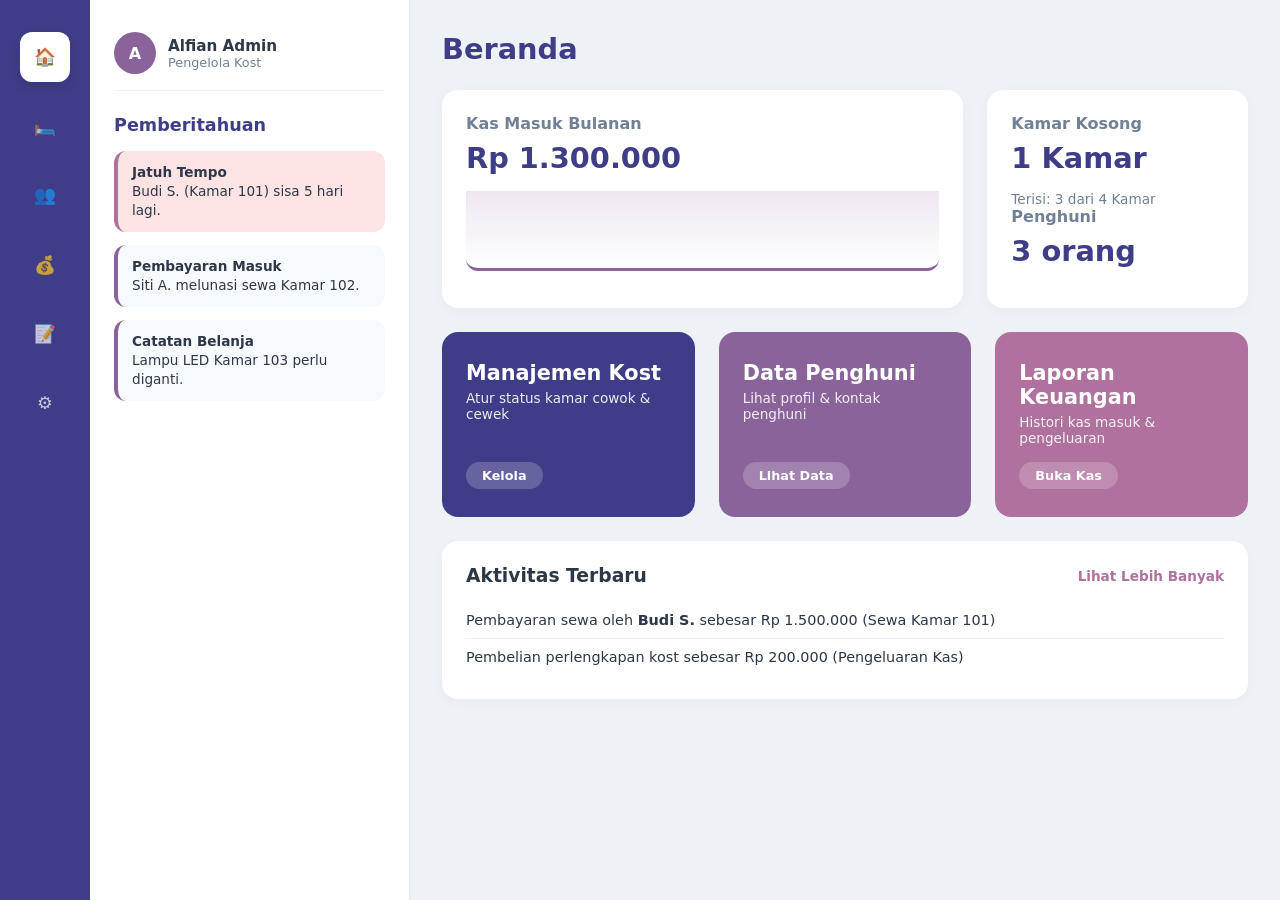
<file: index.html>
<!DOCTYPE html>
<html lang="id">
<head>
    <meta charset="UTF-8">
    <meta name="viewport" content="width=device-width, initial-scale=1.0">
    <title>Dasbor Admin Kost Modern</title>
    <link rel="stylesheet" href="css/styles.css">
</head>
<body>

    <div class="app-container">   
        <!-- 1. Sidebar Kiri Icon Menu -->
        <aside class="sidebar">
            <nav class="sidebar-menu">
                <a href="index.html" class="menu-item active" title="Beranda">🏠</a>
                <a href="kost.html" class="menu-item" title="Manajemen Kost">🛏️</a>
                <a href="penghuni.html" class="menu-item" title="Data Penghuni">👥</a>
                <a href="uang.html" class="menu-item" title="Keuangan">💰</a>
                <a href="form.html" class="menu-item" title="Form Pendaftaran">📝</a>
                <a href="edit.html" class="menu-item" title="Pengaturan Data">⚙️</a>
            </nav>
        </aside>

        <!-- 2. Panel Pemberitahuan & Profil -->
        <section class="notification-panel">
            <div class="profile-header">
                <div class="profile-avatar">A</div>
                <div class="profile-info">
                    <h4>Alfian Admin</h4>
                    <p>Pengelola Kost</p>
                </div>
            </div>

            <div class="notif-section">
                <h3>Pemberitahuan</h3>
                <div class="notif-list">
                    <div class="notif-card warning">
                        <strong>Jatuh Tempo</strong><br>
                        Budi S. (Kamar 101) sisa 5 hari lagi.
                    </div>
                    <div class="notif-card light">
                        <strong>Pembayaran Masuk</strong><br>
                        Siti A. melunasi sewa Kamar 102.
                    </div>
                    <div class="notif-card light">
                        <strong>Catatan Belanja</strong><br>
                        Lampu LED Kamar 103 perlu diganti.
                    </div>
                </div>
            </div>
        </section>

        <!-- 3. Main Content Area -->
        <main class="main-content">
            
            <div class="top-bar">
                <h1 class="page-title">Beranda</h1>
            </div>

            <!-- Row 1: Visual Stat Keuangan & Kamar -->
            <div class="stats-row">
                <div class="card-dashboard">
                    <h4>Kas Masuk Bulanan</h4>
                    <div class="big-number" id="stat-pemasukan">Rp 4.500.000</div>
                    <div class="wave-placeholder"></div>
                </div>
                <div class="card-dashboard">
                    <h4>Kamar Kosong</h4>
                    <div class="big-number" id="stat-kamar">1 Kamar</div>
                    <p class="occupancy-note">Terisi: 3 dari 4 Kamar</p>
                    <h4>Penghuni</h4>
                    <div class="big-number" id="stat-penghuni">3 orang</div>
                </div>
                
            </div>

            <!-- Row 2: Grid Tombol Akses Cepat ke Modul Utama -->
            <div class="quick-access-grid">
                <a href="kost.html" class="action-card purple">
                    <div>
                        <h3>Manajemen Kost</h3>
                        <p>Atur status kamar cowok & cewek</p>
                    </div>
                    <span class="btn-pill">Kelola</span>
                </a>

                <a href="penghuni.html" class="action-card medium-purple">
                    <div>
                        <h3>Data Penghuni</h3>
                        <p>Lihat profil & kontak penghuni</p>
                    </div>
                    <span class="btn-pill">Lihat Data</span>
                </a>

                <a href="uang.html" class="action-card pink-accent">
                    <div>
                        <h3>Laporan Keuangan</h3>
                        <p>Histori kas masuk & pengeluaran</p>
                    </div>
                    <span class="btn-pill">Buka Kas</span>
                </a>
            </div>

            <!-- Row 3: Aktivitas Terbaru -->
            <div class="activity-card">
                <div class="activity-header">
                    <h3>Aktivitas Terbaru</h3>
                    <a href="uang.html" class="activity-link">Lihat Lebih Banyak</a>
                </div>
                <div class="activity-item">
                    Pembayaran sewa oleh <strong>Budi S.</strong> sebesar Rp 1.500.000 (Sewa Kamar 101)
                </div>
                <div class="activity-item">
                    Pembelian perlengkapan kost sebesar Rp 200.000 (Pengeluaran Kas)
                </div>
            </div>

        </main>

    </div>

    <script type="module" src="js/app.js"></script>
</body>
</html>
</file>
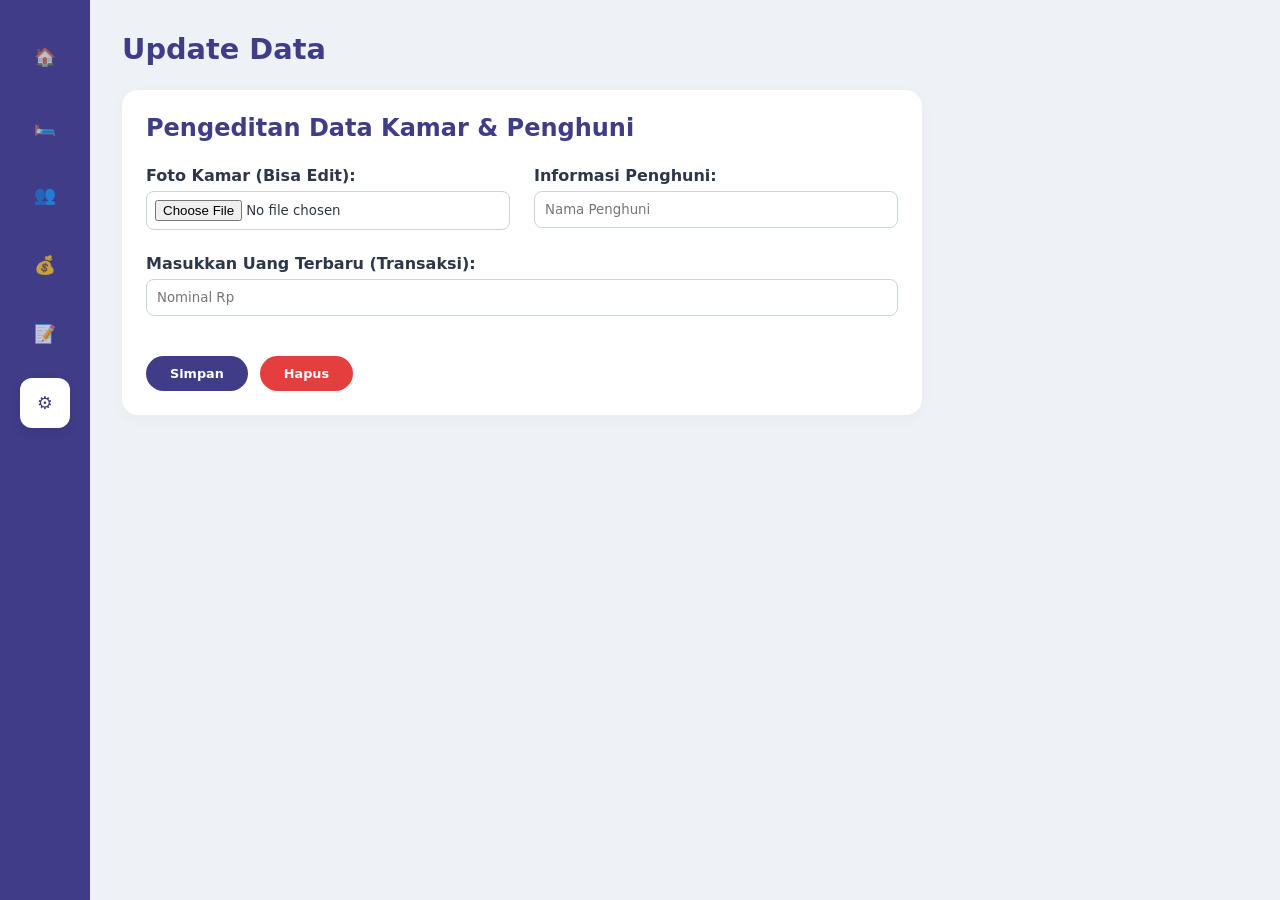
<file: edit.html>
<!DOCTYPE html>
<html lang="id">
<head>
    <meta charset="UTF-8">
    <meta name="viewport" content="width=device-width, initial-scale=1.0">
    <title>Edit Data - Dashboard Admin</title>
    <link rel="stylesheet" href="css/styles.css">
</head>
<body>

    <div class="app-container">
        <!-- Sidebar Navigasi Kiri -->
        <aside class="sidebar">
            <nav class="sidebar-menu">
                <a href="index.html" class="menu-item" title="Beranda">🏠</a>
                <a href="kost.html" class="menu-item" title="Manajemen Kost">🛏️</a>
                <a href="penghuni.html" class="menu-item" title="Data Penghuni">👥</a>
                <a href="uang.html" class="menu-item" title="Keuangan">💰</a>
                <a href="form.html" class="menu-item" title="Form Pendaftaran">📝</a>
                <a href="edit.html" class="menu-item active" title="Pengaturan Data">⚙️</a>
            </nav>
        </aside>

        <!-- Area Utama -->
        <main class="main-content">
            <div class="top-bar">
                <h1 class="page-title">Update Data</h1>
            </div>

            <!-- Form Edit Data -->
           <div class="card-dashboard form-card">
                <h2 class="form-heading">Pengeditan Data Kamar & Penghuni</h2>
                <form id="form-edit">
                    <div class="stats-row form-grid">
                        <div>
                            <label class="form-label">Foto Kamar (Bisa Edit):</label>
                            <input type="file" class="form-input form-input--file">
                        </div>
                        <div>
                            <label class="form-label">Informasi Penghuni:</label>
                            <input type="text" class="form-input" placeholder="Nama Penghuni">
                        </div>
                    </div>

                    <div class="form-field">
                        <label class="form-label">Masukkan Uang Terbaru (Transaksi):</label>
                        <input type="number" class="form-input" placeholder="Nominal Rp">
                    </div>

                    <div class="form-actions">
                        <button type="button" class="btn-pill btn-pill--primary">Simpan</button>
                        <button type="button" class="btn-pill btn-pill--danger">Hapus</button>
                    </div>
                </form>
            </div>

        </main>
    </div>

    <script type="module" src="js/app.js"></script>
</body>
</html>
</file>
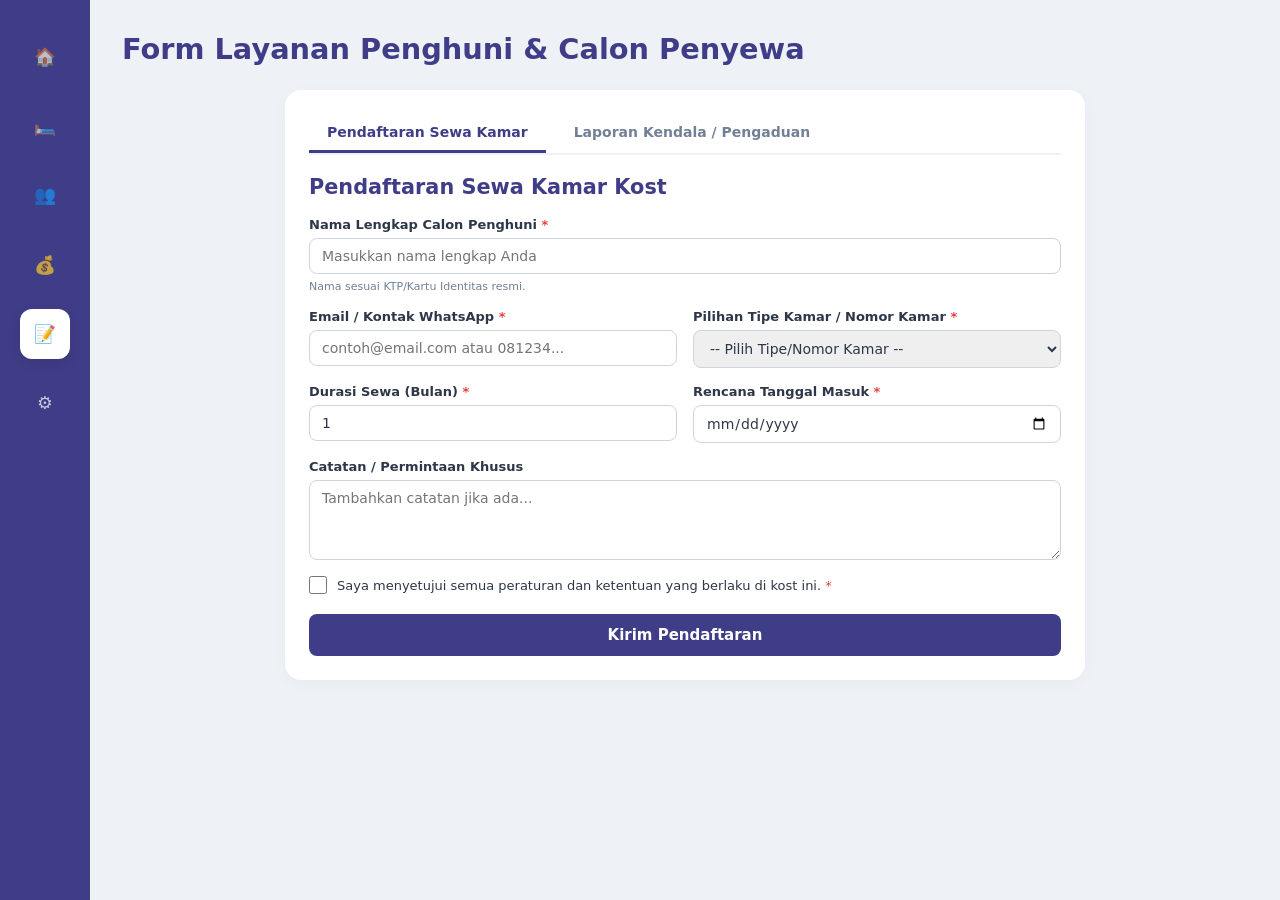
<file: form.html>
<!DOCTYPE html>
<html lang="id">
<head>
    <meta charset="UTF-8">
    <meta name="viewport" content="width=device-width, initial-scale=1.0">
    <title>Form Pendaftaran & Pengaduan - Dashboard Kost</title>
    <link rel="stylesheet" href="css/styles.css">
</head>
<body>

    <div class="app-container">
        <!-- Sidebar Navigasi Kiri / Bottom Nav Bar Mobile -->
        <aside class="sidebar">
            <nav class="sidebar-menu">
                <a href="index.html" class="menu-item" title="Beranda">🏠</a>
                <a href="kost.html" class="menu-item" title="Manajemen Kost">🛏️</a>
                <a href="penghuni.html" class="menu-item" title="Data Penghuni">👥</a>
                <a href="uang.html" class="menu-item" title="Keuangan">💰</a>
                <a href="form.html" class="menu-item active" title="Form Pendaftaran">📝</a>
                <a href="edit.html" class="menu-item" title="Pengaturan Data">⚙️</a>
            </nav>
        </aside>



        <!-- Area Konten Utama -->
        <main class="main-content">
            <div class="top-bar">
                <h1 class="page-title">Form Layanan Penghuni & Calon Penyewa</h1>
            </div>

            <!-- Kontainer Form Utama -->
            <div class="card-dashboard form-card-container">
                <!-- Tab Navigasi Form -->
                <div class="form-tabs" role="tablist" aria-label="Tipe Layanan Form">
                    <button type="button" class="tab-btn active" id="tab-pendaftaran" role="tab" aria-selected="true" aria-controls="panel-pendaftaran">Pendaftaran Sewa Kamar</button>
                    <button type="button" class="tab-btn" id="tab-pengaduan" role="tab" aria-selected="false" aria-controls="panel-pengaduan">Laporan Kendala / Pengaduan</button>
                </div>

                <!-- 1. Form Pendaftaran Sewa Kamar Kost -->
                <section id="panel-pendaftaran" role="tabpanel" aria-labelledby="tab-pendaftaran">
                    <h2 class="form-title">Pendaftaran Sewa Kamar Kost</h2>
                    <form id="form-pendaftaran-sewa" novalidate>
                        
                        <div class="form-group">
                            <label for="nama-penyewa">Nama Lengkap Calon Penghuni <span class="required">*</span></label>
                            <input type="text" id="nama-penyewa" name="namaPenyewa" class="filter-input" placeholder="Masukkan nama lengkap Anda" required aria-required="true" aria-describedby="desc-nama">
                            <span class="help-text" id="desc-nama">Nama sesuai KTP/Kartu Identitas resmi.</span>
                        </div>

                        <div class="form-row">
                            <div class="form-group">
                                <label for="email-penyewa">Email / Kontak WhatsApp <span class="required">*</span></label>
                                <input type="email" id="email-penyewa" name="emailPenyewa" class="filter-input" placeholder="contoh@email.com atau 081234..." required aria-required="true">
                            </div>

                            <div class="form-group">
                                <label for="pilihan-kamar">Pilihan Tipe Kamar / Nomor Kamar <span class="required">*</span></label>
                                <select id="pilihan-kamar" name="pilihanKamar" class="filter-input" required aria-required="true">
                                    <option value="" disabled selected>-- Pilih Tipe/Nomor Kamar --</option>
                                    <option value="101">Kamar 101 - Lantai 1 (Rp 1.500.000 / bln)</option>
                                    <option value="102">Kamar 102 - Lantai 1 (Rp 1.500.000 / bln)</option>
                                    <option value="103">Kamar 103 - Lantai 1 (Kosong)</option>
                                    <option value="104">Kamar 104 - Lantai 2 (Rp 1.500.000 / bln)</option>
                                </select>
                            </div>
                        </div>

                        <div class="form-row">
                            <div class="form-group">
                                <label for="durasi-sewa">Durasi Sewa (Bulan) <span class="required">*</span></label>
                                <input type="number" id="durasi-sewa" name="durasiSewa" class="filter-input" min="1" max="24" value="1" required aria-required="true">
                            </div>

                            <div class="form-group">
                                <label for="tgl-masuk">Rencana Tanggal Masuk <span class="required">*</span></label>
                                <input type="date" id="tgl-masuk" name="tglMasuk" class="filter-input" required aria-required="true">
                            </div>
                        </div>

                        <div class="form-group">
                            <label for="catatan-pendaftaran">Catatan / Permintaan Khusus</label>
                            <textarea id="catatan-pendaftaran" name="catatanPendaftaran" class="filter-input" rows="3" placeholder="Tambahkan catatan jika ada..."></textarea>
                        </div>

                        <div class="form-group checkbox-group">
                            <input type="checkbox" id="setuju-syarat" name="setujuSyarat" required aria-required="true">
                            <label for="setuju-syarat">Saya menyetujui semua peraturan dan ketentuan yang berlaku di kost ini. <span class="required">*</span></label>
                        </div>

                        <button type="submit" class="btn-action btn-submit">Kirim Pendaftaran</button>
                    </form>
                </section>

                <!-- 2. Form Laporan Kendala / Pengaduan Penghuni -->
                <section id="panel-pengaduan" role="tabpanel" aria-labelledby="tab-pengaduan" style="display: none;">
                    <h2 class="form-title">Laporan Kendala / Pengaduan Penghuni</h2>
                    <form id="form-pengaduan-kendala" novalidate>
                        
                        <div class="form-row">
                            <div class="form-group">
                                <label for="nama-penghuni-lapor">Nama Penghuni <span class="required">*</span></label>
                                <input type="text" id="nama-penghuni-lapor" name="namaPenghuniLapor" class="filter-input" placeholder="Masukkan nama Anda" required aria-required="true">
                            </div>

                            <div class="form-group">
                                <label for="nomor-kamar-lapor">Nomor Kamar <span class="required">*</span></label>
                                <input type="number" id="nomor-kamar-lapor" name="nomorKamarLapor" class="filter-input" placeholder="Contoh: 101" required aria-required="true">
                            </div>
                        </div>

                        <div class="form-row">
                            <div class="form-group">
                                <label for="kategori-kendala">Kategori Kendala <span class="required">*</span></label>
                                <select id="kategori-kendala" name="kategoriKendala" class="filter-input" required aria-required="true">
                                    <option value="" disabled selected>-- Pilih Kategori Kendala --</option>
                                    <option value="Air/Plumbing">Fasilitas Air / Plumbing</option>
                                    <option value="Listrik/Elektronik">Listrik & Lampu / Elektronik</option>
                                    <option value="Kebersihan">Kebersihan Lingkungan Kost</option>
                                    <option value="Keamanan">Keamanan & Kebisingan</option>
                                    <option value="Lainnya">Lainnya</option>
                                </select>
                            </div>

                            <div class="form-group">
                                <label for="tgl-kejadian">Tanggal Kejadian / Ditemukan <span class="required">*</span></label>
                                <input type="date" id="tgl-kejadian" name="tglKejadian" class="filter-input" required aria-required="true">
                            </div>
                        </div>

                        <div class="form-group">
                            <label for="deskripsi-kendala">Deskripsi Detail Kendala / Keluhan <span class="required">*</span></label>
                            <textarea id="deskripsi-kendala" name="deskripsiKendala" class="filter-input" rows="4" placeholder="Jelaskan kendala secara rinci agar pengelola dapat menindaklanjuti..." required aria-required="true"></textarea>
                        </div>

                        <div class="form-group checkbox-group">
                            <input type="checkbox" id="konfirmasi-pemeriksaan" name="konfirmasiPemeriksaan" required aria-required="true">
                            <label for="konfirmasi-pemeriksaan">Saya mengizinkan teknisi/pengelola masuk ke kamar untuk melakukan perbaikan jika diperlukan. <span class="required">*</span></label>
                        </div>

                        <button type="submit" class="btn-action btn-submit">Kirim Laporan Pengaduan</button>
                    </form>
                </section>

                <div id="form-alert" class="alert-box" style="display: none;" aria-live="polite"></div>
            </div>
        </main>
    </div>

    <script type="module" src="js/form.js"></script>
</body>
</html>
</file>
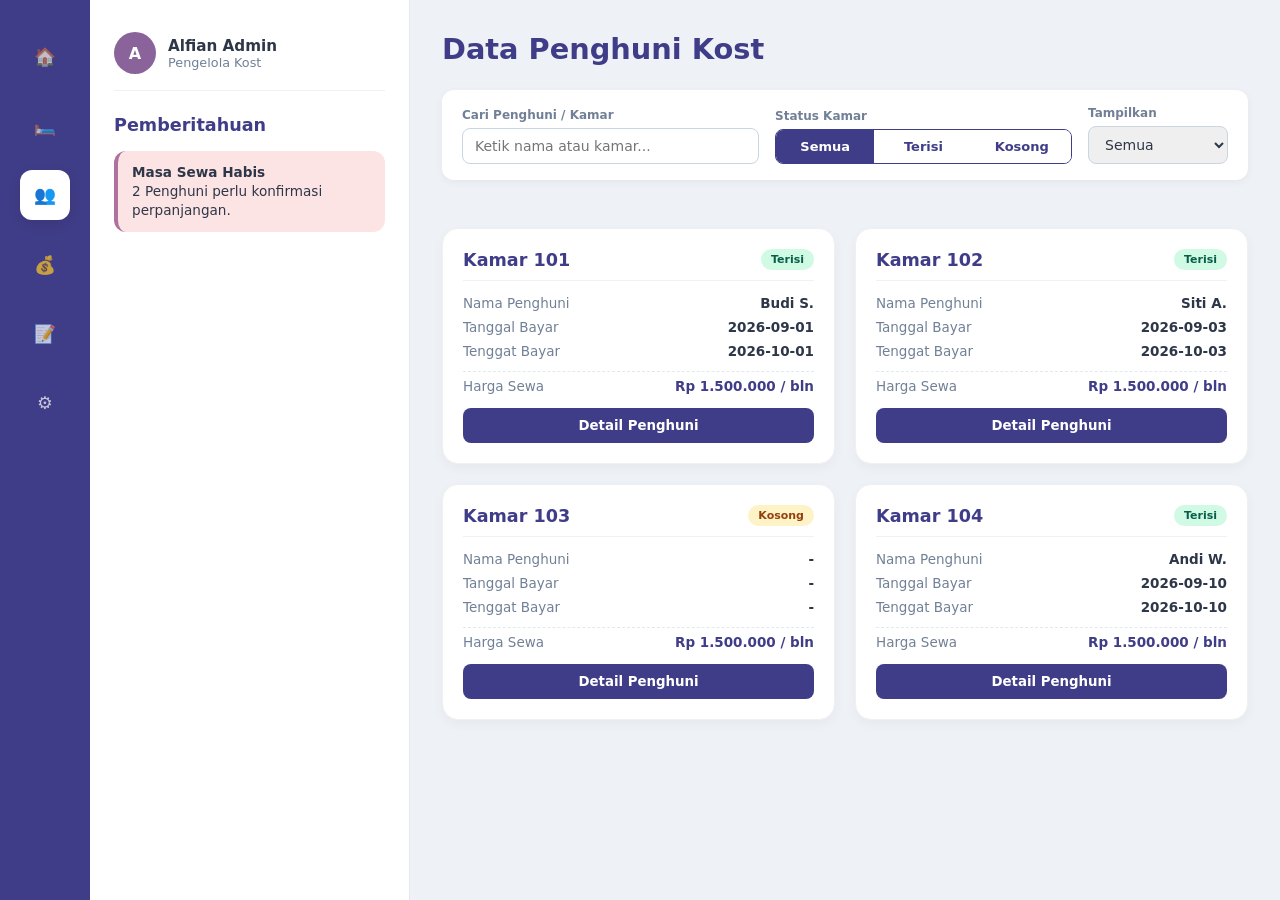
<file: penghuni.html>
<!DOCTYPE html>
<html lang="id">
<head>
    <meta charset="UTF-8">
    <meta name="viewport" content="width=device-width, initial-scale=1.0">
    <title>Halaman Penghuni - Dashboard Admin</title>
    <link rel="stylesheet" href="css/styles.css">
</head>
<body>

    <div class="app-container">
        <!-- Sidebar Navigasi Kiri / Bottom Nav Bar Mobile -->
        <aside class="sidebar">
            <nav class="sidebar-menu">
                <a href="index.html" class="menu-item" title="Beranda">🏠</a>
                <a href="kost.html" class="menu-item" title="Manajemen Kost">🛏️</a>
                <a href="penghuni.html" class="menu-item active" title="Data Penghuni">👥</a>
                <a href="uang.html" class="menu-item" title="Keuangan">💰</a>
                <a href="form.html" class="menu-item" title="Form Pendaftaran">📝</a>
                <a href="edit.html" class="menu-item" title="Pengaturan Data">⚙️</a>
            </nav>
        </aside>

        <!-- Panel Pemberitahuan & Profil (Otomatis Sembunyi di Mobile) -->
        <section class="notification-panel">
            <div class="profile-header">
                <div class="profile-avatar">A</div>
                <div class="profile-info">
                    <h4>Alfian Admin</h4>
                    <p>Pengelola Kost</p>
                </div>
            </div>

            <div class="notif-section">
                <h3>Pemberitahuan</h3>
                <div class="notif-list">
                    <div class="notif-card warning">
                        <strong>Masa Sewa Habis</strong><br>
                        2 Penghuni perlu konfirmasi perpanjangan.
                    </div>
                </div>
            </div>
        </section>

        <!-- Area Konten Utama -->
        <main class="main-content">
            <div class="top-bar">
                <h1 class="page-title">Data Penghuni Kost</h1>
            </div>

            <!-- UI Filter & Pencarian -->
            <div class="filter-container">
                <div class="filter-group">
                    <label for="search-input">Cari Penghuni / Kamar</label>
                    <input type="text" id="search-input" class="filter-input" placeholder="Ketik nama atau kamar...">
                </div>

                <div class="filter-group">
                    <label>Status Kamar</label>
                    <div class="btn-filter-group">
                        <button class="btn-filter active" data-status="Semua">Semua</button>
                        <button class="btn-filter" data-status="Terisi">Terisi</button>
                        <button class="btn-filter" data-status="Kosong">Kosong</button>
                    </div>
                </div>

                <div class="filter-group filter-group--limit">
                    <label for="limit-select">Tampilkan</label>
                    <select id="limit-select" class="filter-input">
                        <option value="all">Semua</option>
                        <option value="3">3 Item</option>
                        <option value="6">6 Item</option>
                    </select>
                </div>
            </div>

            <!-- Grid Kartu Penghuni -->
            <div class="cards-grid" id="penghuni-grid">
                <!-- Diisi secara dinamis oleh JS -->
            </div>
        </main>
    </div>

    <script type="module" src="js/app.js"></script>
</body>
</html>
</file>
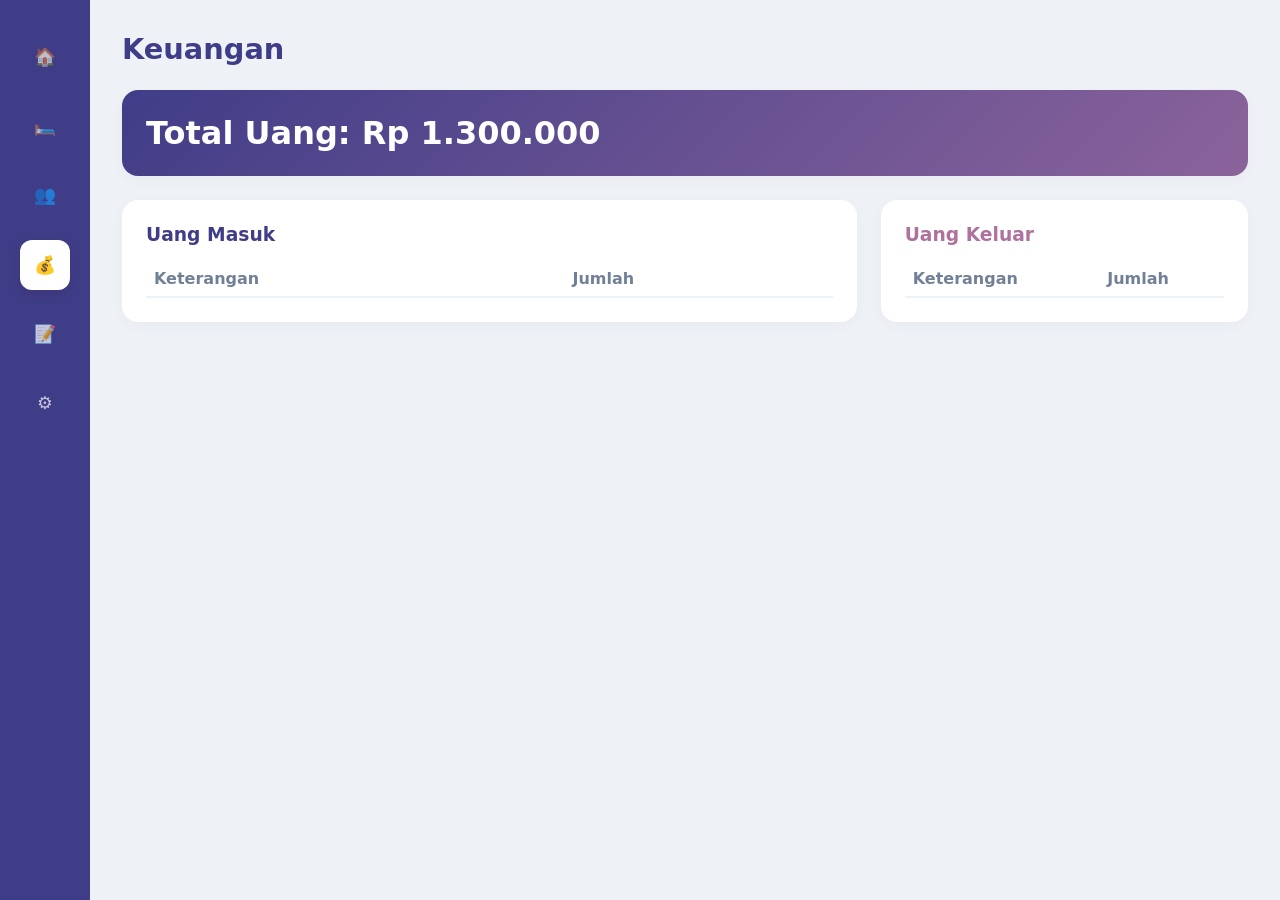
<file: uang.html>
<!DOCTYPE html>
<html lang="id">
<head>
    <meta charset="UTF-8">
    <meta name="viewport" content="width=device-width, initial-scale=1.0">
    <title>Halaman Keuangan - Dashboard Admin</title>
    <link rel="stylesheet" href="css/styles.css">
</head>
<body>

    <div class="app-container">
        <!-- Sidebar Navigasi Kiri -->
        <aside class="sidebar">
            <nav class="sidebar-menu">
                <a href="index.html" class="menu-item" title="Beranda">🏠</a>
                <a href="kost.html" class="menu-item" title="Manajemen Kost">🛏️</a>
                <a href="penghuni.html" class="menu-item" title="Data Penghuni">👥</a>
                <a href="uang.html" class="menu-item active" title="Keuangan">💰</a>
                <a href="form.html" class="menu-item" title="Form Pendaftaran">📝</a>
                <a href="edit.html" class="menu-item" title="Pengaturan Data">⚙️</a>
            </nav>
        </aside>

        <!-- Area Utama -->
        <main class="main-content">
            <div class="top-bar">
                <h1 class="page-title">Keuangan</h1>
            </div>

            <!-- Ringkasan Total Uang -->
            <div class="card-dashboard finance-summary">
                <h2 id="total-uang-text">Total Uang: Rp 1.300.000</h2>
            </div>

            <!-- Grid Uang Masuk & Uang Keluar -->
            <div class="stats-row">
                <div class="card-dashboard">
                    <h3 class="section-title section-title--primary">Uang Masuk</h3>
                    <div class="table-responsive">
                        <table class="data-table">
                            <thead>
                                <tr>
                                    <th>Keterangan</th>
                                    <th>Jumlah</th>
                                </tr>
                            </thead>
                            <tbody id="tabel-uang-masuk"></tbody>
                        </table>
                    </div>
                </div>

                <div class="card-dashboard">
                    <h3 class="section-title section-title--accent">Uang Keluar</h3>
                    <div class="table-responsive">
                        <table class="data-table">
                            <thead>
                                <tr>
                                    <th>Keterangan</th>
                                    <th>Jumlah</th>
                                </tr>
                            </thead>
                            <tbody id="tabel-uang-keluar"></tbody>
                        </table>
                    </div>
                </div>
            </div>
        </main>
    </div>

    <script type="module" src="js/app.js"></script>
</body>
</html>
</file>
<file: css/styles.css>
:root {
  --color-primary: #403D88;
  --color-secondary: #8B639B;
  --color-accent: #AF719D;
  --color-light: #F8B2B2;
  --color-bg-app: #eef1f6;
  --color-white: #ffffff;
  --color-text-main: #2d3748;
  --color-text-muted: #718096;
  --border-radius: 16px;
}

* {
  box-sizing: border-box;
  margin: 0;
  padding: 0;
  font-family: 'Inter', 'Segoe UI', system-ui, -apple-system, sans-serif;
}

body {
  background-color: var(--color-bg-app);
  color: var(--color-text-main);
  min-height: 100vh;
  display: flex;
}

/* App Wrapper Layout */
.app-container {
  display: flex;
  width: 100%;
  min-height: 100vh;
}

/* Sidebar Navigasi Kiri */
.sidebar {
  width: 90px;
  background-color: var(--color-primary);
  display: flex;
  flex-direction: column;
  align-items: center;
  padding: 2rem 0;
  gap: 2rem;
  z-index: 100;
}

.brand-icon {
  width: 48px;
  height: 48px;
  background-color: var(--color-accent);
  color: var(--color-white);
  border-radius: 12px;
  display: flex;
  align-items: center;
  justify-content: center;
  font-weight: bold;
  font-size: 1.2rem;
  text-decoration: none;
}

.sidebar-menu {
  display: flex;
  flex-direction: column;
  gap: 1.2rem;
  width: 100%;
  align-items: center;
}

.menu-item {
  width: 50px;
  height: 50px;
  border-radius: 12px;
  display: flex;
  align-items: center;
  justify-content: center;
  color: rgba(255, 255, 255, 0.7);
  text-decoration: none;
  font-weight: 600;
  font-size: 1.1rem;
  transition: all 0.2s ease;
}

.menu-item:hover, 
.menu-item.active {
  background-color: var(--color-white);
  color: var(--color-primary);
  box-shadow: 0 4px 12px rgba(0, 0, 0, 0.1);
}

/* Panel Pemberitahuan & Profil (Desktop) */
.notification-panel {
  width: 320px;
  background-color: var(--color-white);
  border-right: 1px solid #e2e8f0;
  padding: 2rem 1.5rem;
  display: flex;
  flex-direction: column;
  gap: 1.5rem;
  flex-shrink: 0;
}

.profile-header {
  display: flex;
  align-items: center;
  gap: 12px;
  padding-bottom: 1rem;
  border-bottom: 1px solid #edf2f7;
}

.profile-avatar {
  width: 42px;
  height: 42px;
  border-radius: 50%;
  background-color: var(--color-secondary);
  color: var(--color-white);
  display: flex;
  align-items: center;
  justify-content: center;
  font-weight: bold;
}

.profile-info h4 {
  font-size: 0.95rem;
  color: var(--color-text-main);
}

.profile-info p {
  font-size: 0.8rem;
  color: var(--color-text-muted);
}

.notif-section h3 {
  font-size: 1.1rem;
  margin-bottom: 1rem;
  color: var(--color-primary);
}

.notif-list {
  display: flex;
  flex-direction: column;
  gap: 0.8rem;
}

.notif-card {
  padding: 12px 14px;
  border-radius: 12px;
  font-size: 0.85rem;
  line-height: 1.4;
}

.notif-card.light {
  background-color: #f7fafc;
  border-left: 4px solid var(--color-secondary);
}

.notif-card.warning {
  background-color: rgba(248, 178, 178, 0.35);
  border-left: 4px solid var(--color-accent);
}

/* Area Utama (Main Content) */
.main-content {
  flex: 1;
  padding: 2rem;
  overflow-y: auto;
  display: flex;
  flex-direction: column;
  gap: 1.5rem;
}

.top-bar {
  display: flex;
  justify-content: space-between;
  align-items: center;
  flex-wrap: wrap;
  gap: 1rem;
}

.page-title {
  font-size: 1.8rem;
  font-weight: 700;
  color: var(--color-primary);
}

.search-box {
  background-color: var(--color-white);
  padding: 8px 16px;
  border-radius: 20px;
  display: flex;
  align-items: center;
  gap: 10px;
  box-shadow: 0 2px 6px rgba(0, 0, 0, 0.04);
}

.search-box input {
  border: none;
  outline: none;
  font-size: 0.9rem;
  color: var(--color-text-main);
}

/* Grid Dashboard & Stat Kartu */
.stats-row {
  display: grid;
  grid-template-columns: 2fr 1fr;
  gap: 1.5rem;
}

.card-dashboard {
  background-color: var(--color-white);
  border-radius: var(--border-radius);
  padding: 1.5rem;
  box-shadow: 0 4px 15px rgba(0, 0, 0, 0.03);
}

.card-dashboard h4 {
  font-size: 1rem;
  color: var(--color-text-muted);
  margin-bottom: 0.5rem;
}

.card-dashboard .big-number {
  font-size: 1.8rem;
  font-weight: bold;
  color: var(--color-primary);
  margin-bottom: 1rem;
}

/* Visual Wave Placeholder */
.wave-placeholder {
  height: 80px;
  background: linear-gradient(180deg, rgba(139, 99, 155, 0.15) 0%, rgba(255, 255, 255, 0) 100%);
  border-bottom: 3px solid var(--color-secondary);
  border-radius: 0 0 12px 12px;
}

/* Grid Tombol Modul Akses Cepat */
.quick-access-grid {
  display: grid;
  grid-template-columns: repeat(3, 1fr);
  gap: 1.5rem;
}

.action-card {
  border-radius: var(--border-radius);
  padding: 1.8rem 1.5rem;
  color: var(--color-white);
  text-decoration: none;
  display: flex;
  flex-direction: column;
  justify-content: space-between;
  min-height: 150px;
  transition: transform 0.2s;
}

.action-card:hover {
  transform: translateY(-4px);
}

.action-card.purple {
  background-color: var(--color-primary);
}

.action-card.medium-purple {
  background-color: var(--color-secondary);
}

.action-card.pink-accent {
  background-color: var(--color-accent);
}

.action-card h3 {
  font-size: 1.3rem;
  margin-bottom: 0.3rem;
}

.action-card p {
  font-size: 0.85rem;
  opacity: 0.9;
}

.btn-pill {
  align-self: flex-start;
  background-color: rgba(255, 255, 255, 0.2);
  color: var(--color-white);
  padding: 6px 16px;
  border-radius: 20px;
  font-size: 0.8rem;
  font-weight: 600;
  margin-top: 1rem;
}

/* Aktivitas Terbaru */
.activity-card {
  background-color: var(--color-white);
  border-radius: var(--border-radius);
  padding: 1.5rem;
  box-shadow: 0 4px 15px rgba(0, 0, 0, 0.03);
}

.activity-header {
  display: flex;
  justify-content: space-between;
  align-items: center;
  margin-bottom: 1rem;
}

.activity-item {
  padding: 10px 0;
  border-bottom: 1px solid #edf2f7;
  font-size: 0.9rem;
  color: var(--color-text-main);
}

.activity-item:last-child {
  border-bottom: none;
}

/* Filter Bar Component */
.filter-container {
  background-color: var(--color-white);
  border-radius: 12px;
  padding: 16px 20px;
  display: flex;
  gap: 16px;
  align-items: flex-end;
  justify-content: space-between;
  box-shadow: 0 2px 8px rgba(0, 0, 0, 0.05);
  margin-bottom: 24px;
  flex-wrap: wrap;
}

.filter-group {
  display: flex;
  flex-direction: column;
  gap: 6px;
  flex: 1;
  min-width: 140px;
}

.filter-group label {
  font-size: 12px;
  font-weight: 600;
  color: var(--color-text-muted);
}

.filter-input {
  width: 100%;
  padding: 9px 12px;
  border: 1px solid #cbd5e0;
  border-radius: 8px;
  outline: none;
  font-size: 14px;
  color: var(--color-text-main);
}

.btn-filter-group {
  display: flex;
  border: 1px solid var(--color-primary);
  border-radius: 8px;
  overflow: hidden;
  width: 100%;
}

.btn-filter {
  flex: 1;
  padding: 9px 12px;
  background: var(--color-white);
  border: none;
  color: var(--color-primary);
  cursor: pointer;
  font-size: 13px;
  font-weight: 600;
  transition: all 0.2s;
  text-align: center;
}

.btn-filter.active {
  background: var(--color-primary);
  color: var(--color-white);
}

/* Data Penghuni Grid & Card */
.cards-grid {
  display: grid;
  grid-template-columns: repeat(auto-fill, minmax(280px, 1fr));
  gap: 20px;
}

.card-item {
  background: var(--color-white);
  border-radius: var(--border-radius);
  padding: 20px;
  box-shadow: 0 4px 12px rgba(0, 0, 0, 0.04);
  display: flex;
  flex-direction: column;
  gap: 14px;
  border: 1px solid #f0f0f0;
}

.card-header {
  display: flex;
  justify-content: space-between;
  align-items: center;
  border-bottom: 1px solid #edf2f7;
  padding-bottom: 10px;
}

.card-title {
  font-size: 1.1rem;
  font-weight: 700;
  color: var(--color-primary);
  margin: 0;
}

.badge {
  padding: 4px 10px;
  border-radius: 20px;
  font-size: 11px;
  font-weight: 700;
  display: inline-block;
}

.badge-terisi {
  background-color: #d1fae5;
  color: #065f46;
}

.badge-kosong {
  background-color: #fef3c7;
  color: #92400e;
}

.card-info {
  font-size: 13px;
  color: var(--color-text-muted);
}

.card-info-list {
  display: flex;
  flex-direction: column;
  gap: 8px;
  font-size: 13.5px;
}

.info-row {
  display: flex;
  justify-content: space-between;
  align-items: center;
}

.info-label {
  color: var(--color-text-muted);
}

.info-value {
  font-weight: 600;
  color: var(--color-text-main);
}

.btn-action {
  width: 100%;
  padding: 10px;
  background-color: var(--color-primary);
  color: var(--color-white);
  border: none;
  border-radius: 8px;
  font-weight: 600;
  cursor: pointer;
  text-align: center;
  margin-top: auto;
  transition: background-color 0.2s;
}

.btn-action:hover {
  background-color: var(--color-secondary);
}

/* ==========================================================
   RESPONSIF TABLET & MOBILE
   ========================================================== */

@media (max-width: 1024px) {
  .cards-grid {
    grid-template-columns: repeat(2, 1fr);
  }
}

@media (max-width: 768px) {
  body {
    padding-bottom: 70px; /* Space untuk Bottom Nav Bar */
  }

  .app-container {
    flex-direction: column;
  }

  /* Sembunyikan Panel Pemberitahuan di Mobile */
  .notification-panel {
    display: none !important;
  }

  /* Transformasi Sidebar jadi Bottom Navigation Bar */
  .sidebar {
    position: fixed;
    bottom: 0;
    left: 0;
    width: 100%;
    height: 60px;
    flex-direction: row;
    justify-content: space-around;
    padding: 0;
    gap: 0;
    border-top: 1px solid rgba(255, 255, 255, 0.1);
    box-shadow: 0 -2px 10px rgba(0, 0, 0, 0.1);
  }

  .brand-icon {
    display: none; /* Sembunyikan icon brand di bottom bar */
  }

  .sidebar-menu {
    flex-direction: row;
    justify-content: space-around;
    gap: 0;
  }

  .menu-item {
    width: 44px;
    height: 44px;
    font-size: 1.2rem;
  }

  .main-content {
    padding: 1rem;
    gap: 1rem;
  }

  .stats-row, 
  .quick-access-grid {
    grid-template-columns: 1fr;
  }

  .filter-container {
    flex-direction: column;
    align-items: stretch;
  }

  .filter-group {
    width: 100%;
  }

  .cards-grid {
    grid-template-columns: 1fr;
  }
}

.finance-summary {
  background: linear-gradient(135deg, var(--color-primary), var(--color-secondary));
  color: var(--color-white);
}

.finance-summary h2 {
  color: var(--color-white);
  font-size: 2rem;
}

.section-title {
  margin-bottom: 1rem;
}

.section-title--primary {
  color: var(--color-primary);
}

.section-title--accent {
  color: var(--color-accent);
}

.table-responsive {
  width: 100%;
  overflow-x: auto;
}

.data-table {
  width: 100%;
  border-collapse: collapse;
  text-align: left;
}

.data-table thead tr {
  border-bottom: 2px solid #edf2f7;
  color: var(--color-text-muted);
}

.data-table th,
.data-table td {
  padding: 8px;
}

.floor-plan {
  width: 100%;
  margin-top: 1rem;
  border-radius: 12px;
  object-fit: cover;
}

.table-spaced {
  margin-top: 1rem;
}

.todo-list {
  margin-top: 1rem;
  padding-left: 1.2rem;
  line-height: 1.8;
}

.activity-link {
  color: var(--color-accent);
  font-size: 0.85rem;
  font-weight: 600;
  text-decoration: none;
}

.form-card {
  max-width: 800px;
}

.form-heading {
  margin-bottom: 1.5rem;
  color: var(--color-primary);
}

.form-grid {
  grid-template-columns: 1fr 1fr;
  margin-bottom: 1.5rem;
}

.form-field {
  margin-bottom: 1.5rem;
}

.form-label {
  display: block;
  margin-bottom: 6px;
  font-weight: 600;
}

.form-input {
  width: 100%;
  padding: 10px;
  border: 1px solid #cbd5e0;
  border-radius: 8px;
  outline: none;
}

.form-input--file {
  padding: 8px;
}

.form-actions {
  display: flex;
  gap: 12px;
}

.btn-pill--primary,
.btn-pill--danger {
  padding: 10px 24px;
  border: none;
  cursor: pointer;
}

.btn-pill--primary {
  background-color: var(--color-primary);
}

.btn-pill--danger {
  background-color: #e53e3e;
}

@media (max-width: 768px) {
  .form-grid {
    grid-template-columns: 1fr;
  }
}

.occupancy-note {
  color: var(--color-text-muted);
  font-size: 0.85rem;
}

.filter-group--limit {
  max-width: 140px;
}

/* ==========================================================
   Tambahan Style Khusus Form Pendaftaran & Pengaduan
   ========================================================== */

.form-card-container {
  max-width: 800px;
  margin: 0 auto;
  width: 100%;
}

.form-tabs {
  display: flex;
  gap: 10px;
  border-bottom: 2px solid #edf2f7;
  margin-bottom: 20px;
}

.tab-btn {
  padding: 10px 18px;
  background: transparent;
  border: none;
  border-bottom: 3px solid transparent;
  font-weight: 600;
  font-size: 14px;
  color: var(--color-text-muted);
  cursor: pointer;
  transition: all 0.2s ease;
}

.tab-btn:hover {
  color: var(--color-primary);
}

.tab-btn.active {
  color: var(--color-primary);
  border-bottom-color: var(--color-primary);
}

.form-title {
  font-size: 1.3rem;
  color: var(--color-primary);
  margin-bottom: 18px;
}

.form-group {
  display: flex;
  flex-direction: column;
  gap: 6px;
  margin-bottom: 16px;
}

.form-row {
  display: grid;
  grid-template-columns: 1fr 1fr;
  gap: 16px;
}

.form-group label {
  font-size: 13px;
  font-weight: 600;
  color: var(--color-text-main);
}

.required {
  color: #e53e3e;
}

.help-text {
  font-size: 11px;
  color: var(--color-text-muted);
}

textarea.filter-input {
  resize: vertical;
  min-height: 80px;
}

.checkbox-group {
  flex-direction: row;
  align-items: center;
  gap: 10px;
  margin-top: 10px;
  margin-bottom: 20px;
}

.checkbox-group input[type="checkbox"] {
  width: 18px;
  height: 18px;
  cursor: pointer;
  accent-color: var(--color-primary);
}

.checkbox-group label {
  font-size: 13px;
  font-weight: normal;
  cursor: pointer;
}

.btn-submit {
  padding: 12px;
  font-size: 15px;
}

/* Alert Box Feedback */
.alert-box {
  padding: 12px 16px;
  border-radius: 8px;
  font-size: 14px;
  margin-top: 16px;
  font-weight: 500;
}

.alert-success {
  background-color: #d1fae5;
  color: #065f46;
  border: 1px solid #a7f3d0;
}

.alert-error {
  background-color: #fee2e2;
  color: #991b1b;
  border: 1px solid #fca5a5;
}

/* Penyesuaian Mobile Form */
@media (max-width: 640px) {
  .form-row {
    grid-template-columns: 1fr;
    gap: 0;
  }
  
  .form-tabs {
    flex-direction: column;
    gap: 0;
  }

  .tab-btn {
    text-align: left;
    border-bottom: 1px solid #edf2f7;
    border-left: 3px solid transparent;
  }

  .tab-btn.active {
    border-bottom-color: #edf2f7;
    border-left-color: var(--color-primary);
    background-color: #f7fafc;
  }
}
</file>
